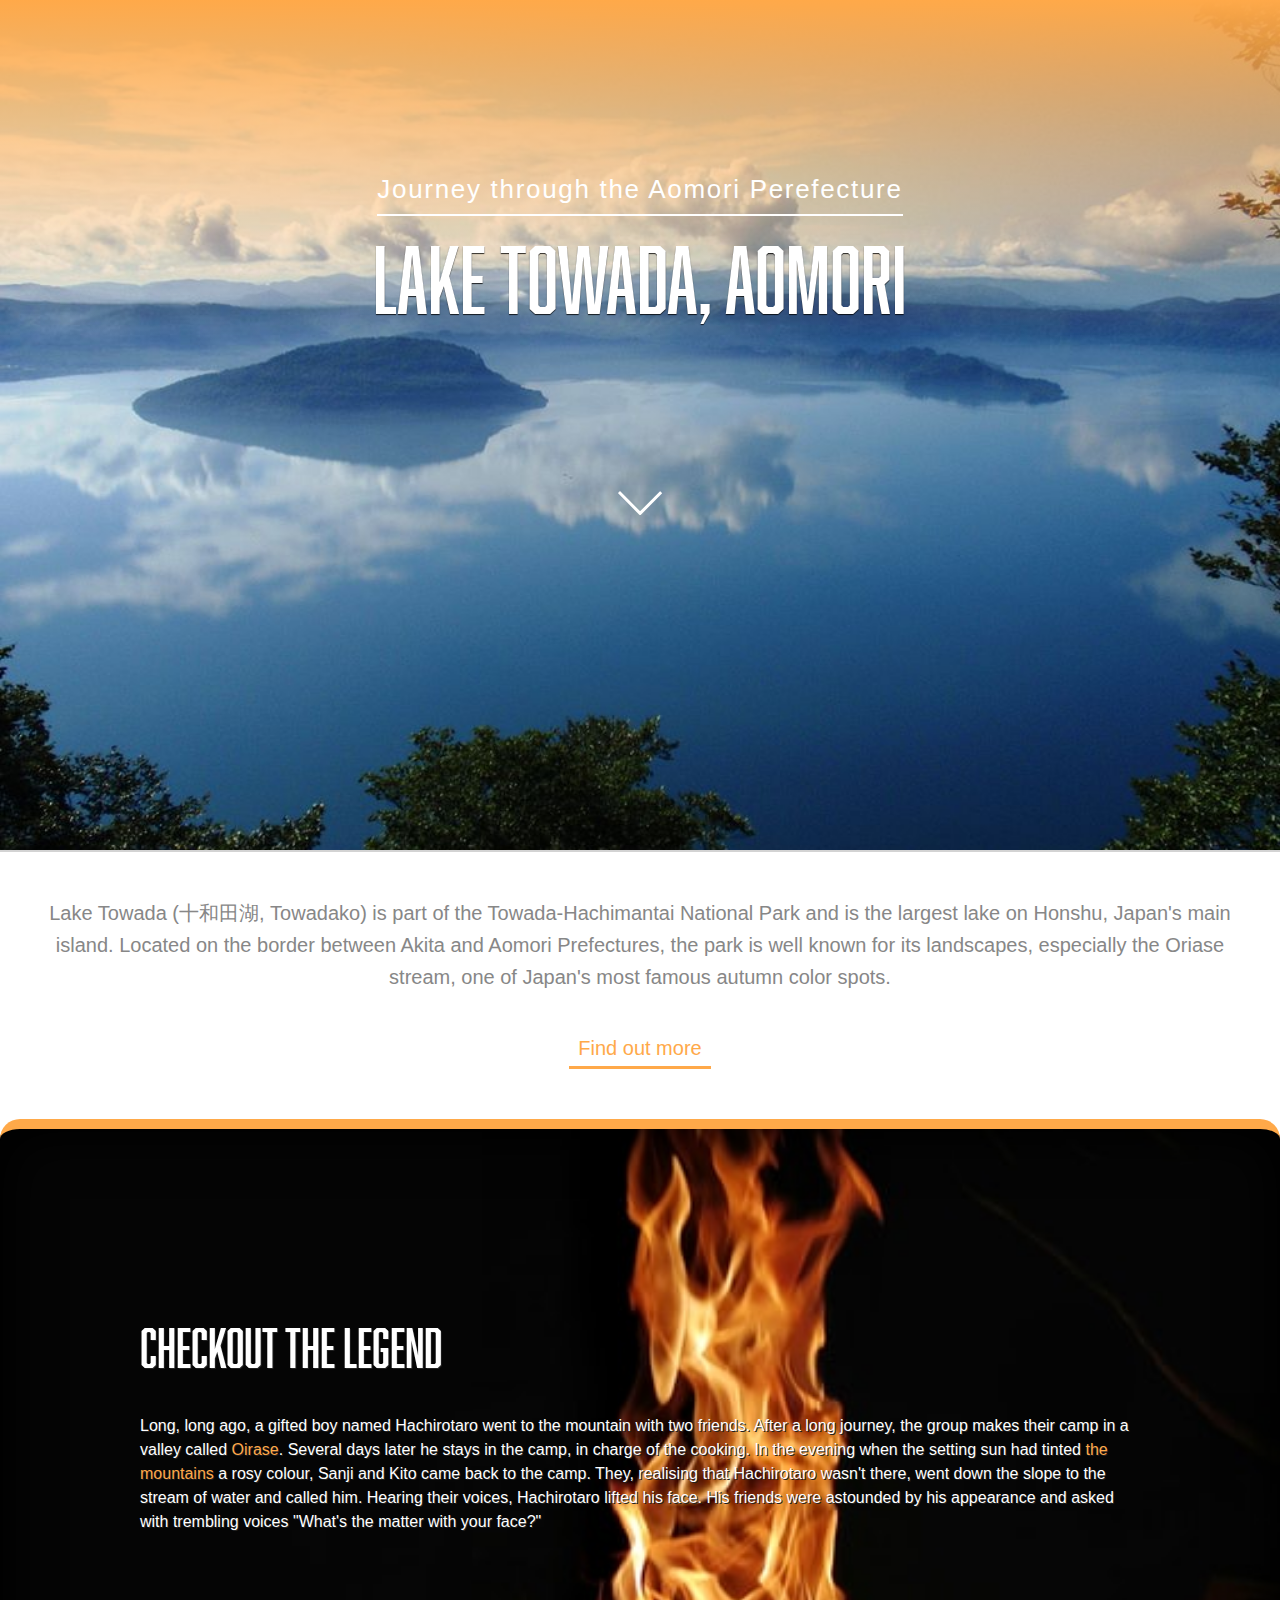
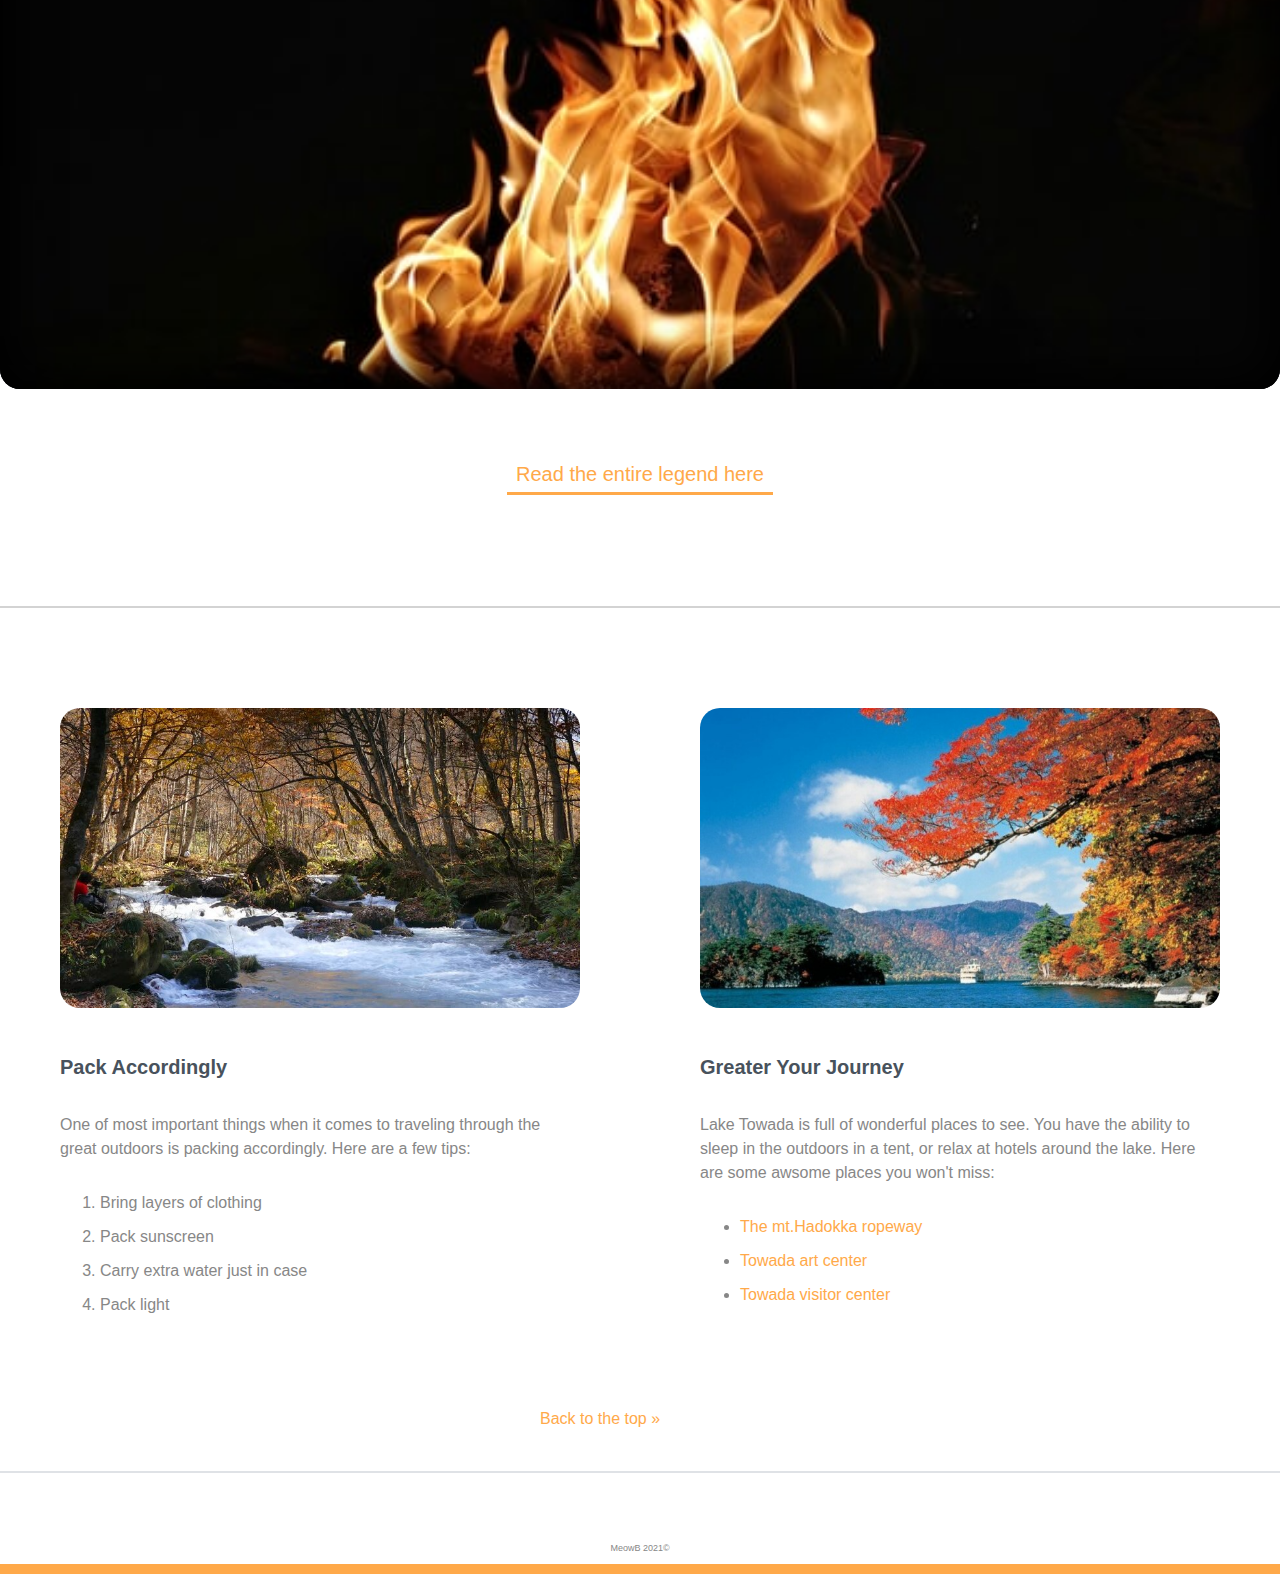
<file: index.html>
<!DOCTYPE html>
<html lang="en" dir="ltr">

<head>
  <title>Lake Towada</title>
  <link rel="stylesheet" href="CSS/style.css">
</head>

<body>
  <header id="top" class="main-header">
    <span class="title">Journey through the Aomori Perefecture</span>
    <h1>Lake Towada, Aomori</h1>
    <img class="arrow" src="img/arrow.svg" alt="down arrow">
  </header>
  <div id="wrapper">
    <div class="primary-content t-border">
      <p class="intro">Lake Towada (十和田湖, Towadako) is part of the Towada-Hachimantai National
        Park and is the largest lake on Honshu, Japan's main island. Located
        on the border between Akita and Aomori Prefectures, the park is well known
        for its landscapes, especially  the Oriase stream, one of Japan's most
        famous autumn color spots.
      </p>
      <a class="callout" href="https://www.japanhoppers.com/fr/tohoku/towada/kanko/1546/" target="-_blank">Find out
        more</a>
      <div class="legend">
        <h2>Checkout the Legend</h2>
        <p>
          Long, long ago, a gifted boy named Hachirotaro went to the mountain with two friends.
          After a long journey, the group makes their camp in a valley called <a
            href="https://www.japan-guide.com/e/e3775.html" target="-_blank">Oirase</a>. Several days
          later he stays in the camp, in charge of the cooking. In the evening
          when the setting sun had tinted <a href="https://www.japan-guide.com/e/e3780.html" target="-_blank">the
            mountains</a> a rosy colour, Sanji
          and Kito came back to the camp. They, realising that Hachirotaro wasn't there, went down
          the slope to the stream of water and called him. Hearing their voices, Hachirotaro lifted his face.
          His friends were astounded by his appearance and asked with trembling voices
          "What's the matter with your face?"
        </p>
      </div>
      <p><a class="callout" href="http://www.misawajapan.com/poi/outside/towada.asp#legend" target="-_blank">Read the
          entire legend here</a></p>
    </div>

    <div class="secondary-content t-border group">
      <div class="boxes">
        <img src="img/towada-lake.jpg" alt="lake towada">
        <h3>Greater Your Journey</h3>
        <p>
          Lake Towada is full of wonderful places to see. You have the ability to sleep in the outdoors
          in a tent, or relax at hotels around the lake. Here are some awsome places you won't miss:
        </p>
        <ul>
          <li><a href="http://www.hakkoda-ropeway.jp/english" target="-_blank">The mt.Hadokka ropeway</a></li>
          <li><a href="https://www.japan-guide.com/e/e3779.html" target="-_blank">Towada art center</a></li>
          <li><a href="http://www.env.go.jp/park/towada/guide/towadavc/english/" target="-_blank">Towada visitor
              center</a></li>
        </ul>
      </div>

      <div class="boxes">
        <img src="img/oirase-stream.jpg" alt="oirase stream">
        <h3>Pack Accordingly</h3>
        <p>
          One of most important things when it comes to traveling through the great outdoors is packing accordingly.
          Here are a few tips:
        </p>
        <ol>
          <li>Bring layers of clothing</li>
          <li>Pack sunscreen</li>
          <li>Carry extra water just in case</li>
          <li>Pack light</li>
        </ol>
      </div>
      <a href="#top" class="topButton">Back to the top &raquo;</a>
    </div>


    <footer class="main-footer">
      <div class="copyright">
        <p>MeowB 2021©</p>
      </div>
    </footer>
</body>
</div>

</html>
</file>
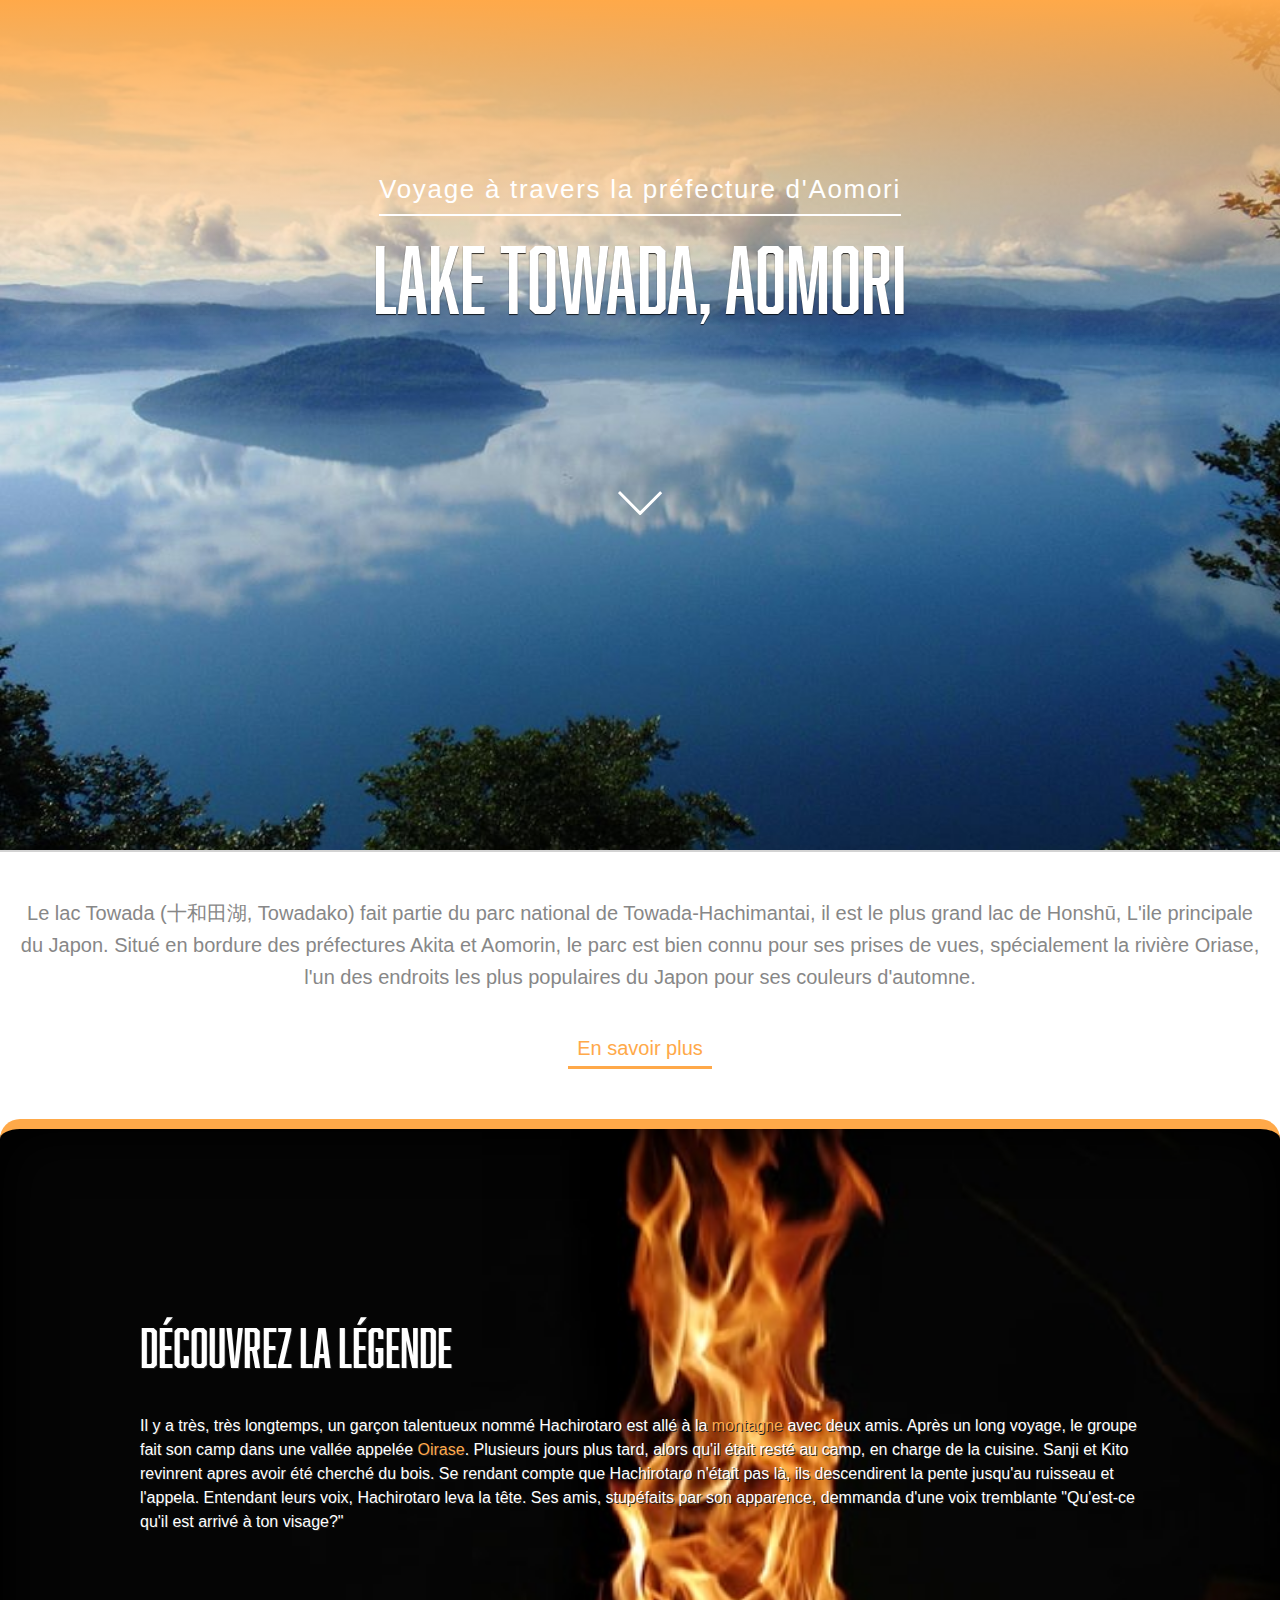
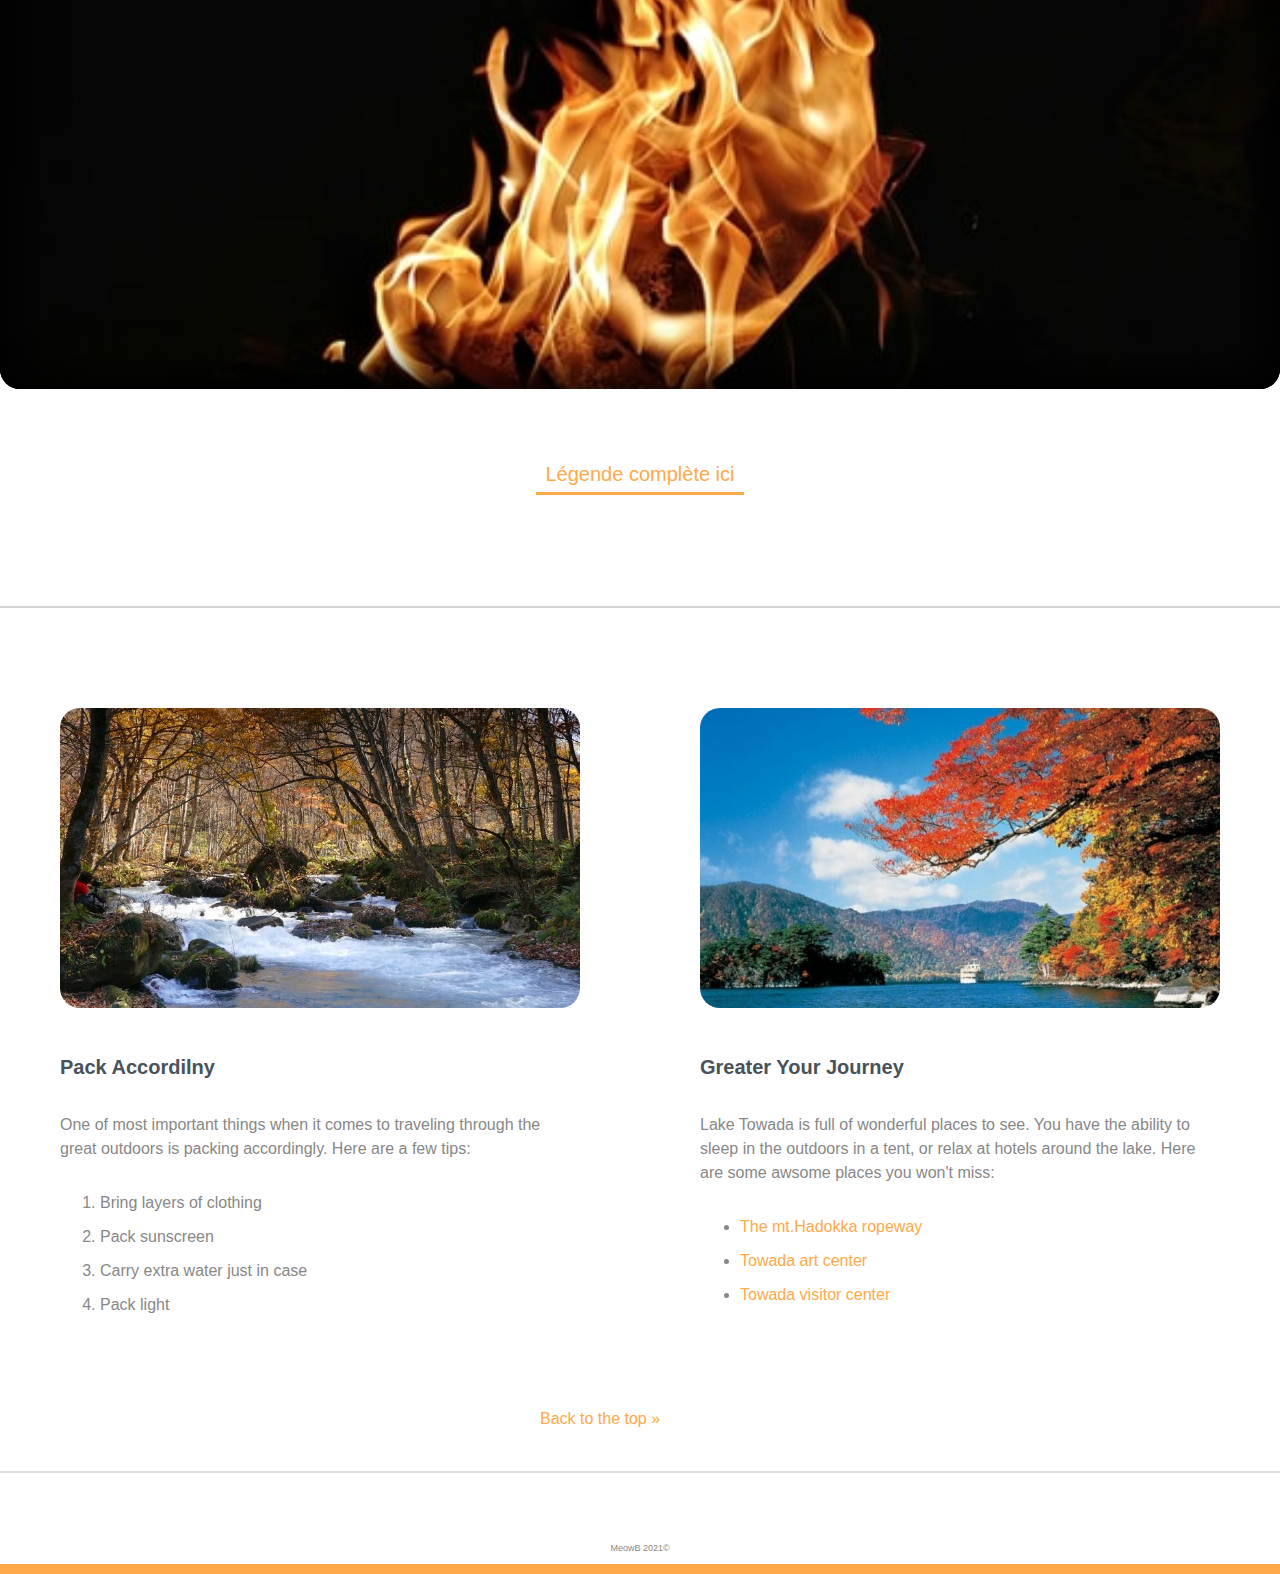
<file: fr_index.html>
<!DOCTYPE html>
<html lang="en" dir="ltr">

<head>
  <title>Lake Towada</title>
  <link rel="stylesheet" href="CSS/style.css">
</head>

<body>
  <header id="top" class="main-header">
    <span class="title">Voyage à travers la préfecture d'Aomori</span>
    <h1>Lake Towada, Aomori</h1>
    <img class="arrow" src="img/arrow.svg" alt="down arrow">
  </header>
  <div id="wrapper">
    <div class="primary-content t-border">
      <p class="intro">Le lac Towada (十和田湖, Towadako) fait partie du parc national de Towada-Hachimantai, il est le plus
        grand lac de Honshū, L'ile principale du Japon. Situé en bordure des préfectures Akita et Aomorin, le parc est
        bien connu pour ses prises de vues, spécialement la rivière Oriase, l'un des endroits les plus populaires du
        Japon pour ses couleurs d'automne.
      </p>
      <a class="callout" href="https://www.japanhoppers.com/fr/tohoku/towada/kanko/1546/" target="-_blank">En savoir
        plus</a>
      <div class="legend">
        <h2>Découvrez la légende</h2>
        <p>
          Il y a très, très longtemps, un garçon talentueux nommé Hachirotaro est allé à la <a
            href="https://www.vivrelejapon.com/ville-aomori/mont-hakkoda" target="-_blank">
            montagne</a> avec deux amis. Après un long voyage, le groupe fait son camp dans une vallée appelée <a
            href="https://www.vivrelejapon.com/ville-aomori/gorge-oirase-keiryu" target="-_blank">Oirase</a>.
          Plusieurs jours plus tard, alors qu'il était resté au camp, en charge de la cuisine. Sanji et Kito revinrent
          apres avoir été cherché du bois. Se rendant compte que Hachirotaro n'était pas là, ils descendirent la pente
          jusqu'au ruisseau et l'appela.
          Entendant leurs voix, Hachirotaro leva la tête. Ses amis, stupéfaits par son apparence, demmanda d'une voix
          tremblante "Qu'est-ce qu'il est arrivé à ton visage?"

        </p>
      </div>
      <p><a class="callout" href="http://www.misawajapan.com/poi/outside/towada.asp#legend" target="-_blank">Légende complète ici</a></p>
    </div>

    <div class="secondary-content t-border group">
      <div class="boxes">
        <img src="img/towada-lake.jpg" alt="lake towada">
        <h3>Greater Your Journey</h3>
        <p>
          Lake Towada is full of wonderful places to see. You have the ability to sleep in the outdoors
          in a tent, or relax at hotels around the lake. Here are some awsome places you won't miss:
        </p>
        <ul>
          <li><a href="http://www.hakkoda-ropeway.jp/english" target="-_blank">The mt.Hadokka ropeway</a></li>
          <li><a href="https://www.japan-guide.com/e/e3779.html" target="-_blank">Towada art center</a></li>
          <li><a href="http://www.env.go.jp/park/towada/guide/towadavc/english/" target="-_blank">Towada visitor
              center</a></li>
        </ul>
      </div>

      <div class="boxes">
        <img src="img/oirase-stream.jpg" alt="oirase stream">
        <h3>Pack Accordilny</h3>
        <p>
          One of most important things when it comes to traveling through the great outdoors is packing accordingly.
          Here are a few tips:
        </p>
        <ol>
          <li>Bring layers of clothing</li>
          <li>Pack sunscreen</li>
          <li>Carry extra water just in case</li>
          <li>Pack light</li>
        </ol>
      </div>
      <a href="#top" class="topButton">Back to the top &raquo;</a>
    </div>


    <footer class="main-footer">
      <div class="copyright">
        <p>MeowB 2021©</p>
      </div>
    </footer>
</body>
</div>

</html>
</file>
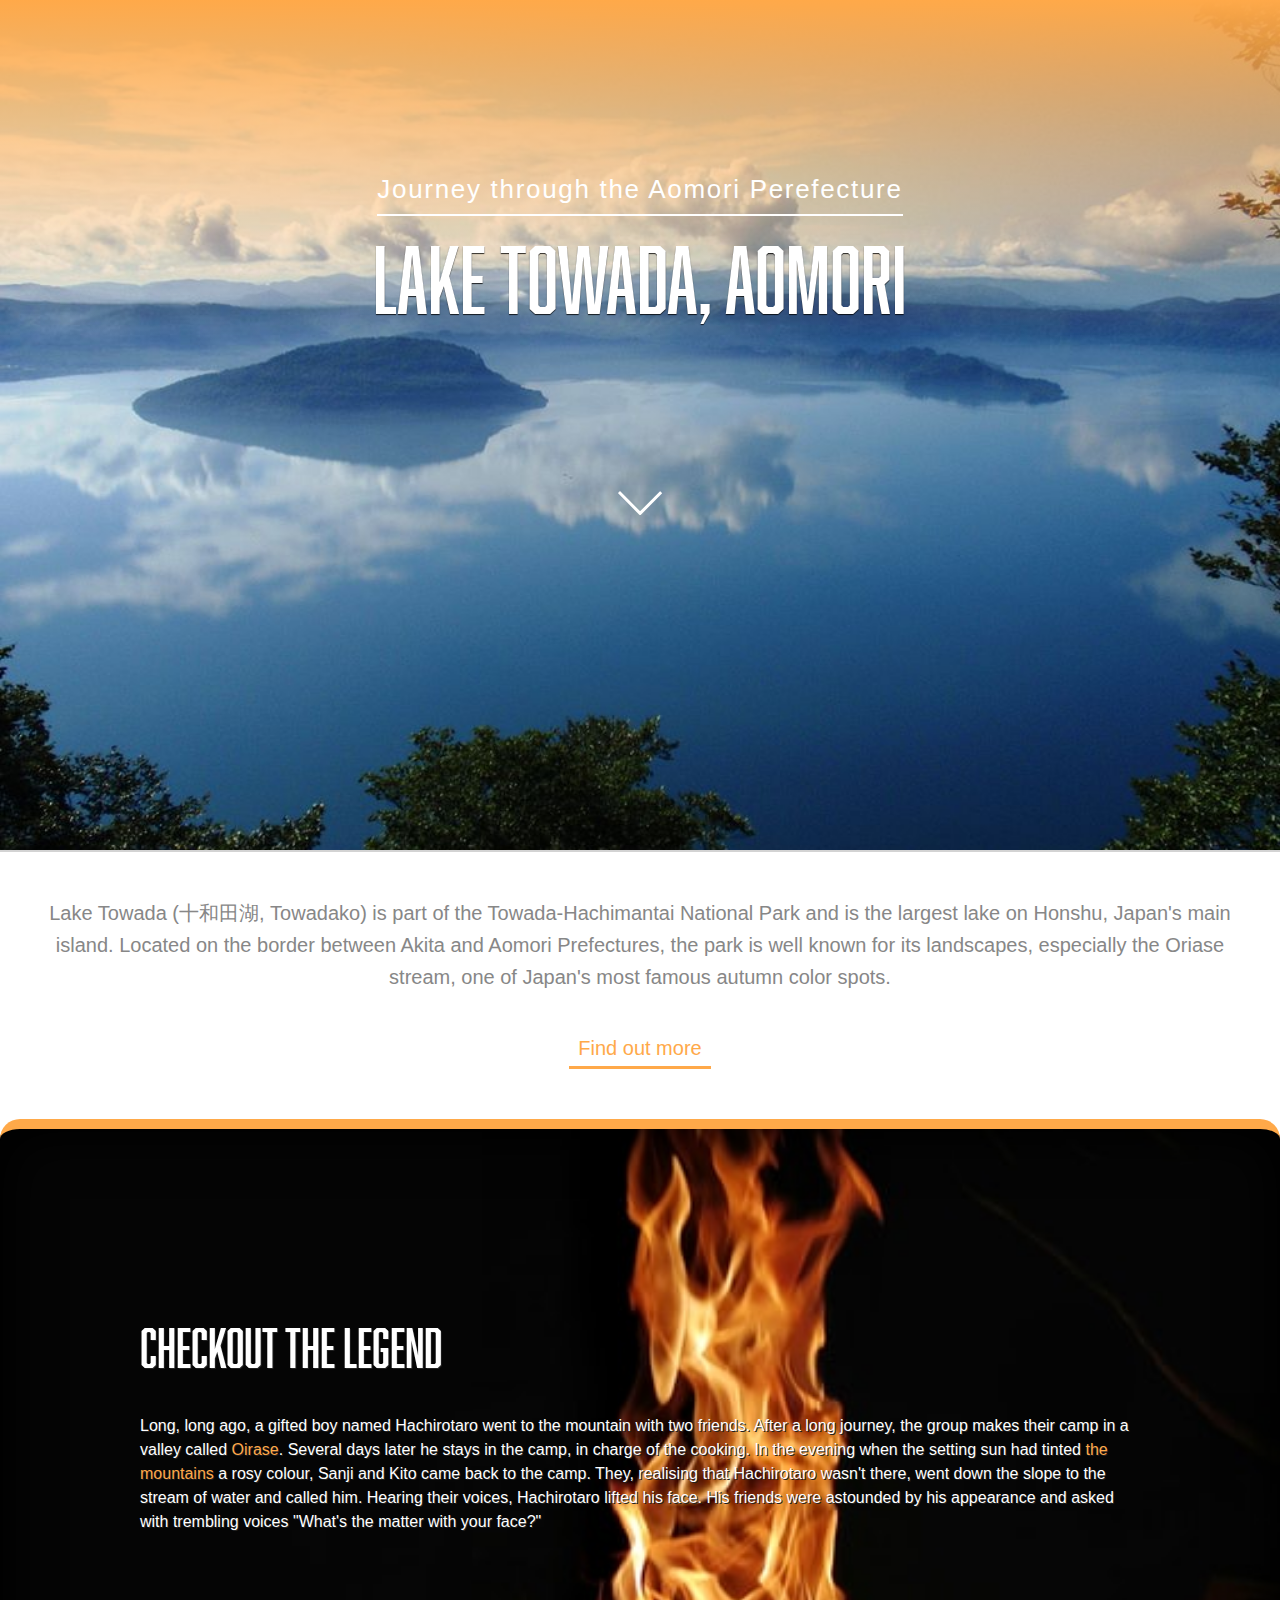
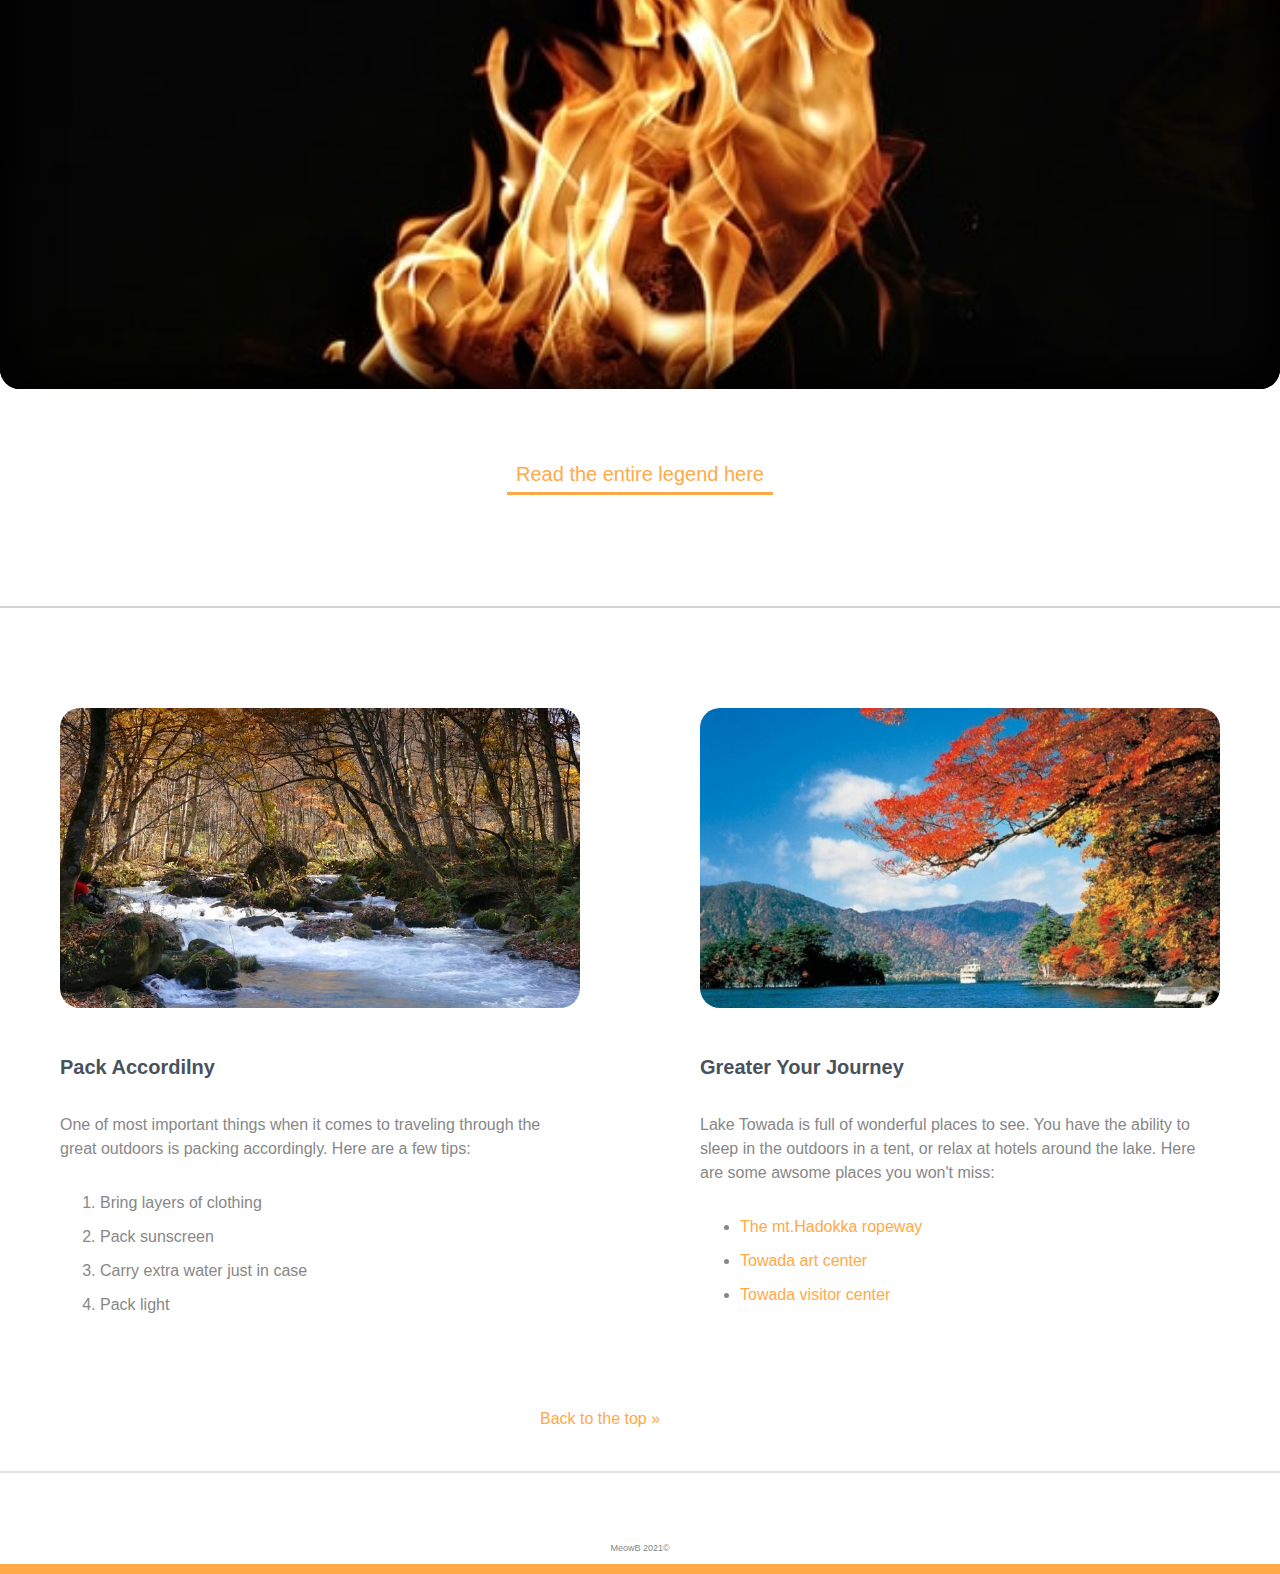
<file: index_en.html>
<!DOCTYPE html>
<html lang="en" dir="ltr">

<head>
  <title>Lake Towada</title>
  <link rel="stylesheet" href="CSS/style.css">
</head>

<body>
  <header id="top" class="main-header">
    <span class="title">Journey through the Aomori Perefecture</span>
    <h1>Lake Towada, Aomori</h1>
    <img class="arrow" src="img/arrow.svg" alt="down arrow">
  </header>
  <div id="wrapper">
    <div class="primary-content t-border">
      <p class="intro">Lake Towada (十和田湖, Towadako) is part of the Towada-Hachimantai National
        Park and is the largest lake on Honshu, Japan's main island. Located
        on the border between Akita and Aomori Prefectures, the park is well known
        for its landscapes, especially  the Oriase stream, one of Japan's most
        famous autumn color spots.
      </p>
      <a class="callout" href="https://www.japanhoppers.com/fr/tohoku/towada/kanko/1546/" target="-_blank">Find out
        more</a>
      <div class="legend">
        <h2>Checkout the Legend</h2>
        <p>
          Long, long ago, a gifted boy named Hachirotaro went to the mountain with two friends.
          After a long journey, the group makes their camp in a valley called <a
            href="https://www.japan-guide.com/e/e3775.html" target="-_blank">Oirase</a>. Several days
          later he stays in the camp, in charge of the cooking. In the evening
          when the setting sun had tinted <a href="https://www.japan-guide.com/e/e3780.html" target="-_blank">the
            mountains</a> a rosy colour, Sanji
          and Kito came back to the camp. They, realising that Hachirotaro wasn't there, went down
          the slope to the stream of water and called him. Hearing their voices, Hachirotaro lifted his face.
          His friends were astounded by his appearance and asked with trembling voices
          "What's the matter with your face?"
        </p>
      </div>
      <p><a class="callout" href="http://www.misawajapan.com/poi/outside/towada.asp#legend" target="-_blank">Read the
          entire legend here</a></p>
    </div>

    <div class="secondary-content t-border group">
      <div class="boxes">
        <img src="img/towada-lake.jpg" alt="lake towada">
        <h3>Greater Your Journey</h3>
        <p>
          Lake Towada is full of wonderful places to see. You have the ability to sleep in the outdoors
          in a tent, or relax at hotels around the lake. Here are some awsome places you won't miss:
        </p>
        <ul>
          <li><a href="http://www.hakkoda-ropeway.jp/english" target="-_blank">The mt.Hadokka ropeway</a></li>
          <li><a href="https://www.japan-guide.com/e/e3779.html" target="-_blank">Towada art center</a></li>
          <li><a href="http://www.env.go.jp/park/towada/guide/towadavc/english/" target="-_blank">Towada visitor
              center</a></li>
        </ul>
      </div>

      <div class="boxes">
        <img src="img/oirase-stream.jpg" alt="oirase stream">
        <h3>Pack Accordilny</h3>
        <p>
          One of most important things when it comes to traveling through the great outdoors is packing accordingly.
          Here are a few tips:
        </p>
        <ol>
          <li>Bring layers of clothing</li>
          <li>Pack sunscreen</li>
          <li>Carry extra water just in case</li>
          <li>Pack light</li>
        </ol>
      </div>
      <a href="#top" class="topButton">Back to the top &raquo;</a>
    </div>


    <footer class="main-footer">
      <div class="copyright">
        <p>MeowB 2021©</p>
      </div>
    </footer>
</body>
</div>

</html>
</file>
<file: CSS/style.css>
/* Web Fonts --------------------------------*/

@font-face
{
    font-family: 'Abolition Regular';
    src: url('../fonts/abolition-regular-webfont.eot');
    src: url('../fonts/abolition-regular-webfont.eot?#iefix') format('embedded-opentype'),
         url('../fonts/abolition-regular-webfont.woff') format('woff'),
         url('../fonts/abolition-regular-webfont.ttf') format('truetype');
}

/* Base style --------------------------------*/

*
{
  box-sizing: border-box;
}

body
{
  color: #878787;
  margin: 0;
  font: 1em/1.5 "Helvetica neue", Helvetica, arial, sans-serif;
}

#wrapper{
  width: 100%;
  margin: auto;
}

h1,
h2
{
  font-family: 'Abolition Regular',  Helvetica, arial, sans-serif;
}

h1
{
  font-size: 5.625rem; /* 90px/16px */
  color: rgba(255, 255, 255, 1);
  text-transform: uppercase;
  font-weight: normal;
  line-height: 1.3;
  text-shadow: 0 1px 1px rgba(0, 0, 0, .8);
  margin: 12px 0 0;

  /* text-shadow: 0 1px 0 #ccc,
             0 2px 0 #c9c9c9,
             0 3px 0 #bbb,
             0 4px 0 #b9b9b9,
             0 5px 0 #aaa,
             0 6px 1px rgba(0,0,0,.1),
             0 0 5px rgba(0,0,0,.1),
             0 1px 3px rgba(0,0,0,.3),
             0 3px 5px rgba(0,0,0,.2),
             0 5px 10px rgba(0,0,0,.25),
             0 10px 10px rgba(0,0,0,.2),
             0 20px 20px rgba(0,0,0,.15); */
}

h2
{
  font-size: 3.3125em; /* 53px/16px*/
  text-decoration: normal;
  font-weight: 1.1;
  margin: 0 0 .5em; /*26px*/
}

h3
{
  font-size: 1.25em; /* 20px/16px*/
  color: #48525c;
  line-height: 1.2;
  margin-bottom: 1.7em; /* 34px "34px/20px"*/
}

img
{
    max-width: 100%;
    margin-bottom: 20px;
    border-radius: 20px;
}

ul,
ol
{
  margin: 30px 0px;
}

li
{
  margin-bottom: 10px;
}
/* Pseudo-Classes -------------------------------*/

a:link
{
  color: rgb(255, 169, 73);
  text-decoration: none;
}

a:visited
{
    color: coral;
}

a:hover
{
  color: rgba(255, 169, 73, .4);
}

a:active
{
  color: lightcoral;
}

/* Class Selector ----- Main Style --------*/

.main-header
{
  padding-top: 170px;
  background-color: #ffa949;
  padding-top: 170px;
  height: 850px;
  background: linear-gradient(#ffa949, transparent 40%), /*linear-gradient(#ffa949, transparent 90%) -- orange fade*/
              #ffa949 url("../img/towada-lake2.jpg") no-repeat center;
  background-size: cover;
}

.title
{
  color: white;
  font-size: 1.625rem; /* 26px/16px */
  letter-spacing: .065em;
  font-weight: 200;
  border-bottom: 2px solid;
  padding-bottom: 10px;
}

.intro
{
  padding: 0 20px;
  font-size: 1.25em; /* 20px/16px */
  line-height: 1.6;
}

.primary-content,
.main-header,
.main-footer
{
  text-align: center;
}

.primary-content
{
  padding-top: 25px;
  padding-bottom: 95px;
}

.secondary-content
{
  padding-top: 80px;
  padding-bottom: 70px;
  border-bottom: 2px solid #dfe2e6;
}

.callout
{
  font-size: 1.25em;
  border-bottom: 3px solid;
  padding: 0 9px 3px;
  margin-top: 20px;
  display: inline-block;
}

.main-footer
{
  padding-top: 60px;
  border-bottom: 10px solid #ffa949;
}

.t-border
{

    border-top: 2px solid lightgrey;
}


/* Layout Style ----------------------------------*/

.primary-content,
.secondary-content
{
  margin: auto;
}

.secondary-content
{
  padding: 40px 0px
}

.legend
{
  width: 100%;
  height: 870px;
  margin: 50px auto;

  color: white;
  background: #434a52 url(../img/bonfire.jpg) no-repeat;
  text-align: left;
  background-position: center;
  border-top: 10px solid #ffa949;
  background-size: cover;
  padding: 14% 140px;
  text-shadow: 1px 1px 0 #222;
  box-shadow: inset 0 0 50px 10px rgba(0,0,0, 1);
  border-radius: 20px;
}

.copyright
{
  font-size: 9px;
}

.topButton
{
  display: block;

  width: 200px;
  margin: 0 auto;
}

.arrow
{
  width: 50px;
  margin-top: 150px;
}

/* Floated Columns ----------------------------------*/

.boxes
{
  width: 50%;
  padding: 60px;
  float: right;
}

/*ID float clearfix ---------------------------------<*/


.group:after
{
  content: "";
  display: table;
  clear: both;
}

/* media queries */
@media(max-width: 768px){
  .boxes{
    float:none;
    text-align:center;
    width:100%;
    padding: 0px;
  }
  .legend{
    font-size: 1.2em;
    height: auto;
    padding: 140px 5%;
  }

  .primary-content{
    padding: 0;
    max-width: 900px;
    margin: auto;
  };

  .secondary-content{
    padding: 5%;
  }
}
</file>
